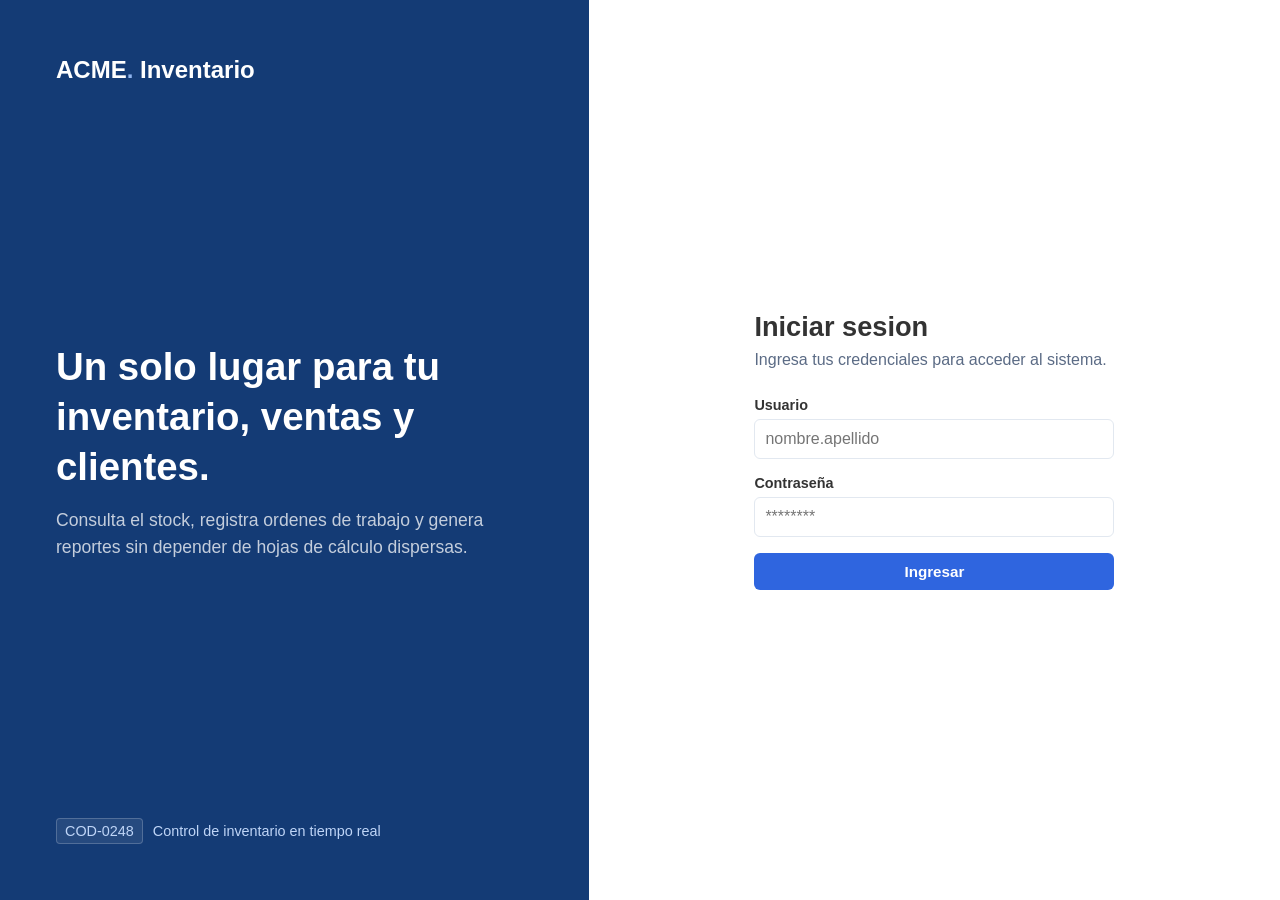
<file: ACME-INVENTARIO/index.html>
<!DOCTYPE html>
<html lang="es">
<head>
    <meta charset="UTF-8">
    <meta name="viewport" content="width=device-width, initial-scale=1.0">
    <title>ACME | Iniciar sesion</title>
    <link rel="stylesheet" href="css/styles.css">
</head>
<body>
    
    <div class="login-wrap">

        <div class="login-brand">
            <div class="brand-logo">ACME<span>.</span> Inventario</div>

            <div class="brand-mid">
                <h1>Un solo lugar para tu inventario, ventas y clientes.</h1>
                <p>Consulta el stock, registra ordenes de trabajo y genera reportes sin depender de hojas de cálculo dispersas.</p>
            </div>

            <div class="brand-tag">
                <span class="tag-codigo">COD-0248</span>
                <span>Control de inventario en tiempo real</span>
            </div>
        </div>

    
        <div class="login-form-wrap">
            <div class="login-card">
                <h2>Iniciar sesion</h2>
                <p class="sub">Ingresa tus credenciales para acceder al sistema.</p>

                <form action="dashboard.html" method="GET">
                    <div class="form-group">
                        <label for="usuario">Usuario</label>
                        <input type="text" id="usuario" placeholder="nombre.apellido" required>
                    </div>

                    <div class="form-group">
                        <label for="contrasena">Contraseña</label>
                        <input type="password" id="contrasena" placeholder="********" required>
                    </div>

                    <button type="submit" class="btn btn-primary btn-block">Ingresar</button>
                </form>
            </div>
        </div>

    </div>

    <script src="js/app.js"></script>
</body>
</html>
</file>
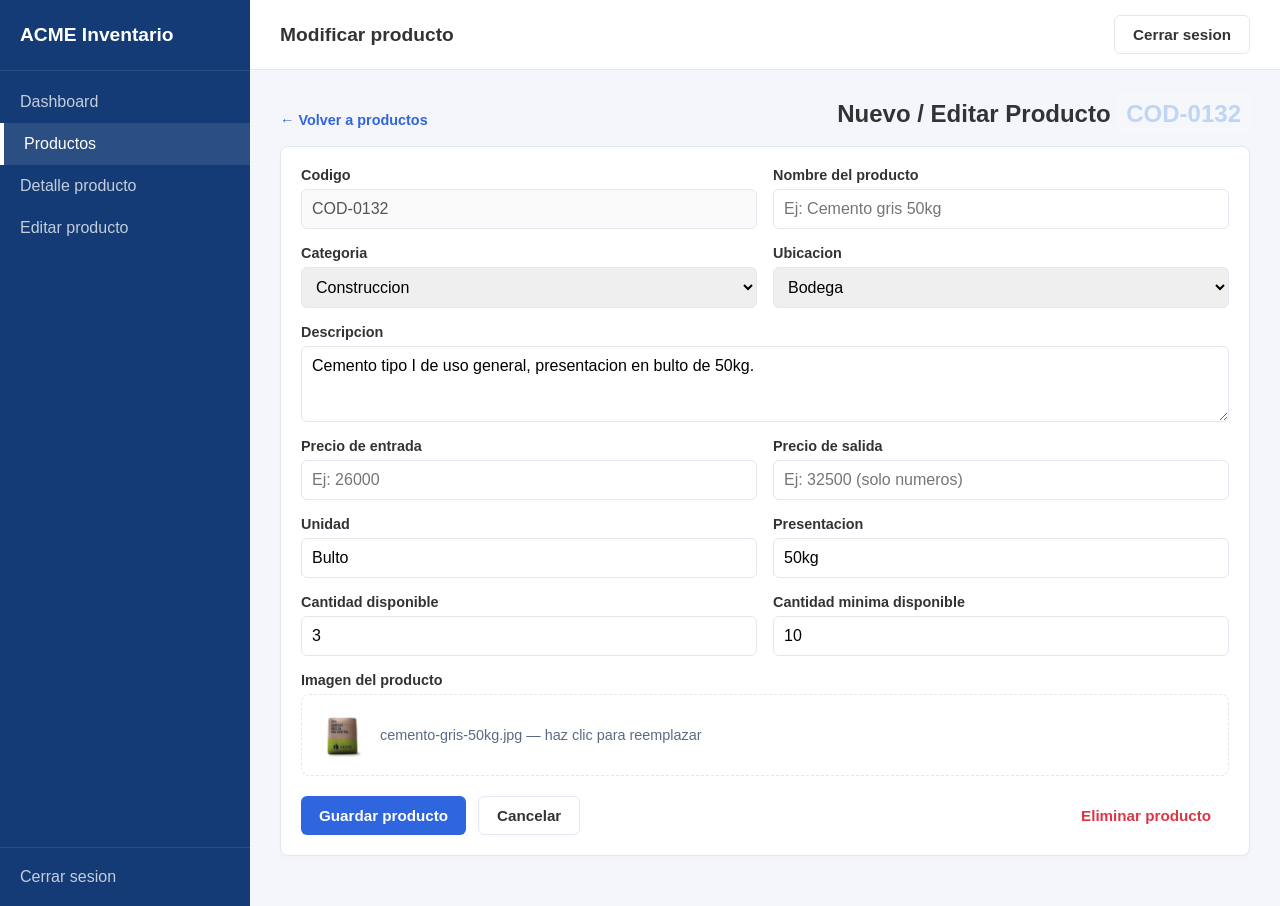
<file: ACME-INVENTARIO/producto-editar.html>
<!DOCTYPE html>
<html lang="es">
<head>
    <meta charset="UTF-8">
    <meta name="viewport" content="width=device-width, initial-scale=1.0">
    <title>ACME | Modificar producto</title>
    <link rel="stylesheet" href="css/styles.css">
</head>
<body>

<div class="app">

    <aside class="sidebar">
        <div class="sidebar__brand">ACME Inventario</div>
        <nav class="sidebar__nav">
            <a class="sidebar__item" href="dashboard.html">Dashboard</a>
            <a class="sidebar__item active" href="productos.html">Productos</a>
            <a class="sidebar__item" href="producto-detalle.html">Detalle producto</a>
            <a class="sidebar__item" href="producto-editar.html">Editar producto</a>
        </nav>
        <div class="sidebar__footer">
            <a href="index.html">Cerrar sesion</a>
        </div>
    </aside>

    <div class="main">
        <header class="topbar">
            <span class="topbar__title">Modificar producto</span>
            <a href="index.html" class="btn btn-outline">Cerrar sesion</a>
        </header>

        <div class="content">

            <div class="page-header">
                <a href="productos.html">&larr; Volver a productos</a>
                <h2>Nuevo / Editar Producto <span class="tag-codigo">COD-0132</span></h2>
            </div>

        
            <div class="card">
                <div class="card__body">

                    
                    <form id="productForm">
                        
                       
                        <div class="form-row">
                            <div class="form-group">
                                <label>Codigo</label>
                                <input type="text" value="COD-0132" disabled>
                            </div>
                            <div class="form-group">
                                <label>Nombre del producto</label>
                    
                                <input type="text" id="productName" placeholder="Ej: Cemento gris 50kg">
                            </div>
                        </div>

                        
                        <div class="form-row">
                            <div class="form-group">
                                <label>Categoria</label>
                                <select>
                                    <option selected>Construccion</option>
                                    <option>Acabados</option>
                                    <option>Plomeria</option>
                                    <option>Electricos</option>
                                </select>
                            </div>
                            <div class="form-group">
                                <label>Ubicacion</label>
                                <select>
                                    <option selected>Bodega</option>
                                    <option>Vitrina</option>
                                </select>
                            </div>
                        </div>

                       
                        <div class="form-group">
                            <label>Descripcion</label>
                            <textarea rows="3">Cemento tipo I de uso general, presentacion en bulto de 50kg.</textarea>
                        </div>

                        
                        <div class="form-row">
                            <div class="form-group">
                                <label>Precio de entrada</label>
                                <input type="text" placeholder="Ej: 26000">
                            </div>
                            <div class="form-group">
                                <label>Precio de salida</label>
                                <!-- ID productPrice conectado a tu JS -->
                                <input type="text" id="productPrice" placeholder="Ej: 32500 (solo numeros)">
                            </div>
                        </div>

                        
                        <div class="form-row">
                            <div class="form-group">
                                <label>Unidad</label>
                                <input type="text" value="Bulto">
                            </div>
                            <div class="form-group">
                                <label>Presentacion</label>
                                <input type="text" value="50kg">
                            </div>
                        </div>

                        
                        <div class="form-row">
                            <div class="form-group">
                                <label>Cantidad disponible</label>
                                <input type="text" value="3">
                            </div>
                            <div class="form-group">
                                <label>Cantidad minima disponible</label>
                                <input type="text" value="10">
                            </div>
                        </div>

                        
                        <div class="form-group">
                            <label>Imagen del producto</label>
                            <div class="img-upload">
                                <img src="css/img/cemento-gris-50kg.jpg" alt="Cemento" class="img-preview">
                                <span>cemento-gris-50kg.jpg — haz clic para reemplazar</span>
                            </div>
                        </div>

                        
                        <div class="form-actions">
                            <div class="form-actions-left">
                                <button type="submit" class="btn btn-primary">Guardar producto</button>
                                <a href="productos.html" class="btn btn-outline">Cancelar</a>
                            </div>
                            <button type="button" class="btn btn-danger-text">Eliminar producto</button>
                        </div>

                    </form>

                </div>
            </div>

        </div>
    </div>
</div>

<script src="js/app.js"></script>
</body>
</html>
</file>
<file: ACME-INVENTARIO/css/styles.css>
:root {
    --blue-deep: #143b75;
    --blue-light: #2f65df;
    --white: #ffffff;
    --paper: #f4f6fb;
    --text-dark: #333333;
    --text-muted: #5B6B85;
    --line: #e2e8f0;
    --danger: #dc3545;
    --warning: #ffc107;
    --font-display: 'Segoe UI', Tahoma, Geneva, Verdana, sans-serif;
    --font-mono: monospace;
}

* {
    margin: 0;
    padding: 0;
    box-sizing: border-box;
    font-family: var(--font-display);
}

body {
    background-color: var(--paper);
    color: var(--text-dark);
}


.login-wrap {
    display: flex;
    height: 100vh;
    width: 100%;
}

.login-brand {
    width: 46%;
    background: var(--blue-deep);
    color: var(--white);
    display: flex;
    flex-direction: column;
    justify-content: space-between;
    padding: 56px;
}

.brand-logo {
    font-size: 1.5rem;
    font-weight: bold;
}

.brand-logo span {
    color: #8FB4EE;
}

.brand-mid h1 {
    font-size: 2.4rem;
    line-height: 1.3;
    margin-bottom: 16px;
}

.brand-mid p {
    color: rgba(255, 255, 255, 0.75);
    font-size: 1.1rem;
    line-height: 1.5;
}

.brand-tag {
    display: flex;
    align-items: center;
    gap: 10px;
    font-family: var(--font-mono);
    font-size: 0.9rem;
    color: #BFD5F7;
}

.tag-codigo {
    color: #BFD5F7;
    background: rgba(255, 255, 255, 0.08);
    padding: 4px 8px;
    border-radius: 4px;
    border: 1px solid rgba(255, 255, 255, 0.2);
}

.login-form-wrap {
    width: 54%;
    display: flex;
    align-items: center;
    justify-content: center;
    background: var(--white);
}

.login-card {
    width: 100%;
    max-width: 400px;
    padding: 20px;
}

.login-card h2 {
    font-size: 1.7rem;
    margin-bottom: 8px;
}

.login-card .sub {
    color: var(--text-muted);
    font-size: 1rem;
    margin-bottom: 28px;
}



.app {
    display: flex;
    min-height: 100vh;
}

/* Sidebar / Menú Lateral */
.sidebar {
    width: 250px;
    background-color: var(--blue-deep);
    color: var(--white);
    display: flex;
    flex-direction: column;
}

.sidebar__brand {
    padding: 24px 20px;
    font-size: 1.2rem;
    font-weight: bold;
    border-bottom: 1px solid rgba(255, 255, 255, 0.1);
}

.sidebar__nav {
    flex-grow: 1;
    padding: 10px 0;
}

.sidebar__item {
    display: block;
    padding: 12px 20px;
    color: rgba(255, 255, 255, 0.75);
    text-decoration: none;
    transition: 0.2s;
}

.sidebar__item:hover, .sidebar__item.active {
    background-color: rgba(255, 255, 255, 0.1);
    color: var(--white);
    border-left: 4px solid var(--white);
}

.sidebar__footer {
    padding: 20px;
    border-top: 1px solid rgba(255, 255, 255, 0.1);
}

.sidebar__footer a {
    color: rgba(255, 255, 255, 0.75);
    text-decoration: none;
}

/* Contenido Principal */
.main {
    flex-grow: 1;
    display: flex;
    flex-direction: column;
}

.topbar {
    background: var(--white);
    padding: 15px 30px;
    display: flex;
    justify-content: space-between;
    align-items: center;
    border-bottom: 1px solid var(--line);
}

.topbar__title {
    font-size: 1.2rem;
    font-weight: bold;
}

.content {
    padding: 30px;
    overflow-y: auto;
}



.card {
    background: var(--white);
    border-radius: 8px;
    box-shadow: 0 2px 4px rgba(0,0,0,0.02);
    border: 1px solid var(--line);
    margin-bottom: 20px;
}

.card__body {
    padding: 20px;
}

.card__header-title {
    font-weight: 600;
    font-size: 1.05rem;
    border-bottom: 1px solid var(--line);
    padding-bottom: 12px;
    margin-bottom: 15px;
}

/* Estadísticas (Grid) */
.stats {
    display: grid;
    grid-template-columns: repeat(4, 1fr);
    gap: 16px;
    margin-bottom: 22px;
}

.stat-label {
    font-size: 0.9rem;
    color: var(--text-muted);
}

.stat-value {
    font-size: 1.8rem;
    font-weight: 700;
    margin-top: 4px;
}

/* Alertas de Stock */
.low-stock-item {
    display: flex;
    justify-content: space-between;
    align-items: center;
    padding: 12px 0;
    border-bottom: 1px solid var(--line);
    font-size: 0.95rem;
}

.low-stock-item:last-child {
    border-bottom: none;
}

/* Badges */
.badge {
    padding: 4px 10px;
    border-radius: 20px;
    font-size: 0.8rem;
    font-weight: bold;
}

.badge-danger {
    background: #ffeaea;
    color: var(--danger);
}

.badge-warning {
    background: #fff8e1;
    color: #b78103;
}

/* Tablas responsivas */
.table-container {
    overflow-x: auto;
}

table {
    width: 100%;
    border-collapse: collapse;
}

th, td {
    padding: 12px 15px;
    text-align: left;
    border-bottom: 1px solid var(--line);
}

th {
    font-size: 0.85rem;
    color: var(--text-muted);
    font-weight: 600;
}

/* Formularios y Botones */
.form-group {
    margin-bottom: 16px;
    display: flex;
    flex-direction: column;
}

.form-group label {
    font-size: 0.9rem;
    font-weight: 600;
    margin-bottom: 6px;
}

.form-group input, .form-group select, .form-group textarea {
    padding: 10px;
    border: 1px solid var(--line);
    border-radius: 6px;
    font-size: 1rem;
    outline: none;
}

.form-row {
    display: grid;
    grid-template-columns: 1fr 1fr;
    gap: 16px;
}

.btn {
    padding: 10px 18px;
    border-radius: 6px;
    font-weight: 600;
    cursor: pointer;
    text-decoration: none;
    display: inline-block;
    border: none;
    font-size: 0.95rem;
    text-align: center;
}

.btn-primary {
    background: var(--blue-light);
    color: var(--white);
}

.btn-primary:hover {
    background: #2452b8;
}

.btn-outline {
    background: transparent;
    border: 1px solid var(--line);
    color: var(--text-dark);
}

.btn-block {
    width: 100%;
}

.btn-danger-text {
    background: transparent;
    color: var(--danger);
    font-weight: bold;
}

/* Vistas de Detalle y Modificar */
.page-header {
    margin-bottom: 18px;
    display: flex;
    justify-content: space-between;
    align-items: flex-end;
}

.page-header a {
    font-size: 0.9rem;
    font-weight: 600;
    color: var(--blue-light);
    text-decoration: none;
}

.detail-grid {
    display: grid;
    grid-template-columns: 220px 1fr;
    gap: 20px;
}

.img-box {
    width: 100%;
    aspect-ratio: 1/1;
    border-radius: 8px;
    background: var(--line);
    display: flex;
    align-items: center;
    justify-content: center;
    font-size: 2.5rem;
}

.info-list {
    display: grid;
    grid-template-columns: 1fr 1fr;
    gap: 16px 24px;
}

.info-item .label {
    font-size: 0.85rem;
    color: var(--text-muted);
    margin-bottom: 4px;
}

.info-item .value {
    font-size: 1rem;
    font-weight: 600;
}

.info-item.full {
    grid-column: 1 / -1;
}

.detail-actions {
    display: flex;
    gap: 12px;
    margin-top: 22px;
    align-items: center;
}

.form-actions {
    display: flex;
    justify-content: space-between;
    margin-top: 20px;
    align-items: center;
}

.form-actions-left {
    display: flex;
    gap: 12px;
}

.img-upload {
    border: 1.5px dashed var(--line);
    border-radius: 8px;
    padding: 16px;
    display: flex;
    align-items: center;
    gap: 14px;
    color: var(--text-muted);
    font-size: 0.9rem;
}

.img-preview {
    width: 48px;
    height: 48px;
    border-radius: 6px;
    background: var(--line);
    display: flex;
    align-items: center;
    justify-content: center;
    font-size: 1.1rem;
    flex-shrink: 0;
}



@media only screen and (max-width: 900px) {
    .stats {
        grid-template-columns: repeat(2, 1fr);
    }
    .login-wrap {
        flex-direction: column;
    }
    .login-brand, .login-form-wrap {
        width: 100%;
    }
    .login-brand {
        padding: 30px;
        min-height: 250px;
    }
}

@media only screen and (max-width: 600px) {
    .app {
        flex-direction: column;
    }
    .sidebar {
        width: 100%;
    }
    .sidebar__nav {
        display: flex;
        overflow-x: auto;
    }
    .sidebar__footer, .sidebar__brand {
        display: none;
    }
    .stats {
        grid-template-columns: 1fr;
    }
    .form-row, .detail-grid, .info-list {
        grid-template-columns: 1fr;
    }
}


/* 1. TABLETS (Pantallas medianas, menores a 1024px) */
@media (max-width: 1024px) {
    /* El login se pone en columna en lugar de dividirse a la mitad */
    .login-wrap {
        flex-direction: column;
        height: auto;
    }
    
    .login-brand, .login-form-wrap {
        width: 100%;
        min-height: 50vh;
    }
}

/* 2. TELÉFONOS MÓVILES (Pantallas pequeñas, menores a 768px) */
@media (max-width: 768px) {
    /* El menú lateral pasa a estar arriba y horizontal */
    .app {
        flex-direction: column;
    }
    
    .sidebar {
        width: 100%;
        height: auto;
        display: flex;
        flex-wrap: wrap;
        justify-content: center;
        padding: 10px;
    }

    .sidebar__nav {
        display: flex;
        flex-wrap: wrap;
        gap: 10px;
        margin-top: 10px;
    }

    /* Los campos del formulario (que estaban lado a lado) se apilan */
    .form-row {
        flex-direction: column;
        gap: 0;
    }
    
    /* La tabla permite scroll horizontal para que no se deforme */
    .table-container {
        overflow-x: auto;
    }

    /* Los botones del formulario se apilan */
    .form-actions {
        flex-direction: column;
        align-items: stretch;
        gap: 15px;
    }
    
    .form-actions-left {
        flex-direction: column;
        width: 100%;
    }
}
</file>
